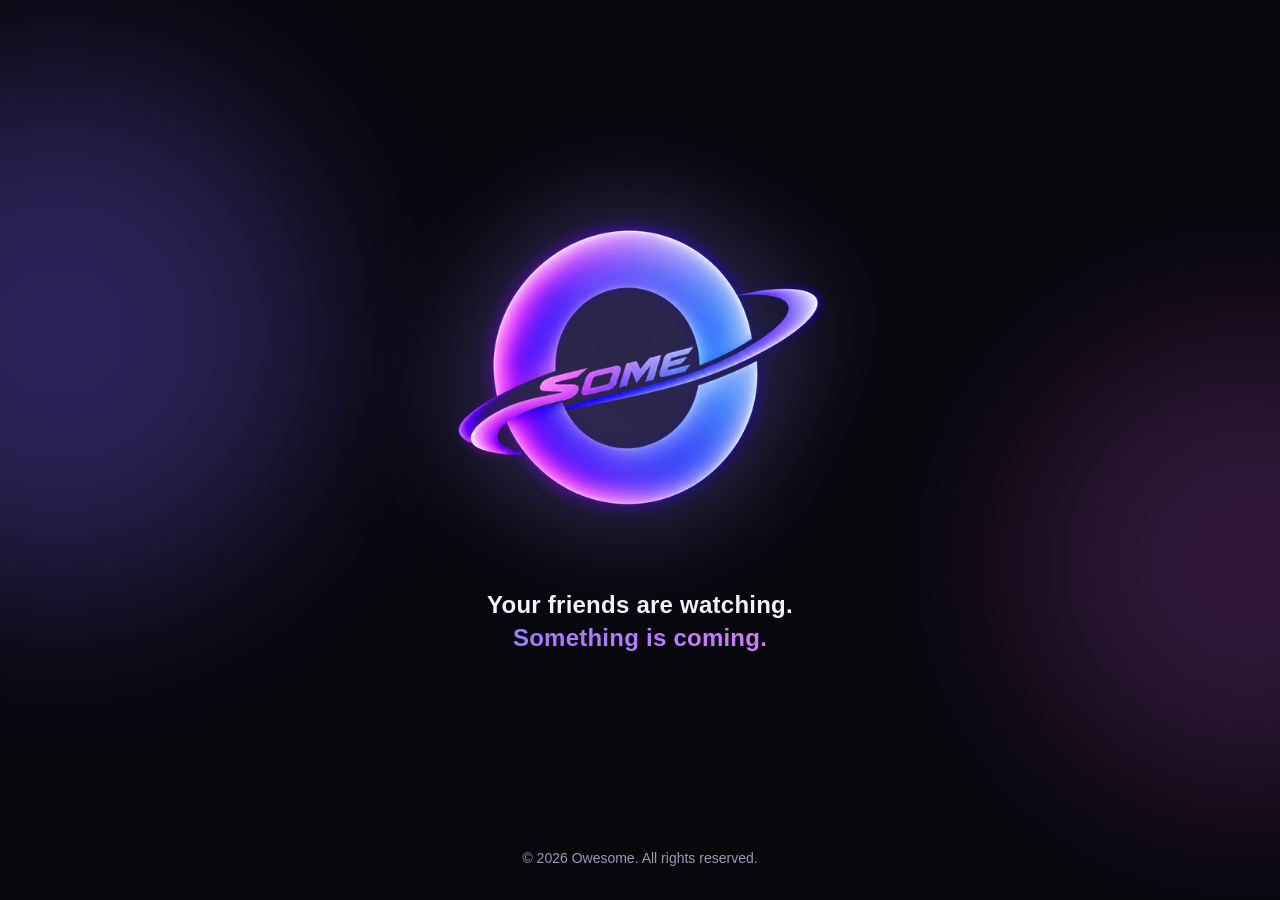
<file: index.html>
<!doctype html>
<html lang="en">
<head>
<meta charset="utf-8">
<meta name="viewport" content="width=device-width, initial-scale=1">
<title>Owesome</title>
<meta name="description" content="Something is coming.">
<meta name="theme-color" content="#07070c">
<meta name="color-scheme" content="dark">
<link rel="icon" type="image/png" href="[data-uri]">
<style>
:root{--bg:#07070c;--text:#f4f3fa;--muted:#9c9ab4;--a:#6c55e0;--b:#8f7cff;--line:#262633}
*{box-sizing:border-box;margin:0;padding:0}
html{background:#07070c}html,body{height:100%}
body{background:var(--bg);color:var(--text);font-family:-apple-system,BlinkMacSystemFont,"Segoe UI",Inter,Roboto,Helvetica,Arial,sans-serif;-webkit-font-smoothing:antialiased;display:flex;flex-direction:column;min-height:100vh;overflow-x:hidden;position:relative}
.glows{position:absolute;inset:0;overflow:hidden;pointer-events:none;z-index:0}
.glow{position:absolute;border-radius:50%;filter:blur(90px);pointer-events:none;z-index:0}
.g1{width:520px;height:520px;background:#6c55e0;opacity:.35;top:8%;left:-200px;animation:drift 14s ease-in-out infinite alternate}
.g2{width:460px;height:460px;background:#c34fd8;opacity:.22;bottom:12%;right:-200px;animation:drift 17s ease-in-out infinite alternate-reverse}
@keyframes drift{to{transform:translate(60px,40px) scale(1.12)}}
main{flex:1;display:grid;place-items:center;text-align:center;padding:48px 22px;position:relative;z-index:1}
.logo{width:clamp(240px,58vw,400px);height:auto;margin-bottom:18px;filter:drop-shadow(0 0 60px rgba(143,124,255,.55));animation:beat 2.4s ease-in-out infinite}
@keyframes beat{0%,100%{transform:scale(.96);filter:drop-shadow(0 0 40px rgba(143,124,255,.35))}50%{transform:scale(1.05);filter:drop-shadow(0 0 85px rgba(190,120,255,.8))}}
h1{font-size:clamp(16px,3.6vw,24px);line-height:1.35;letter-spacing:.01em;font-weight:600}
h1 span{display:block;padding-bottom:.1em;background:linear-gradient(90deg,var(--b),#e07bff);-webkit-background-clip:text;background-clip:text;color:transparent}
.lead{color:var(--muted);font-size:clamp(16px,2.6vw,20px);margin:22px auto 30px;max-width:460px;line-height:1.5}
.pill{display:inline-flex;align-items:center;gap:10px;padding:12px 22px;border-radius:999px;background:rgba(20,20,28,.7);border:1px solid var(--line);backdrop-filter:blur(8px);font-weight:600;font-size:15px;color:#d9d6f2;letter-spacing:.02em}
.dot{width:9px;height:9px;border-radius:50%;background:var(--b);box-shadow:0 0 0 0 rgba(143,124,255,.7);animation:pulse 2s infinite}
@keyframes pulse{70%{box-shadow:0 0 0 12px rgba(143,124,255,0)}100%{box-shadow:0 0 0 0 rgba(143,124,255,0)}}
footer{position:relative;z-index:1;padding:26px 22px 34px;color:var(--muted);font-size:14px;display:flex;flex-wrap:wrap;gap:12px 28px;justify-content:center;align-items:center;}
footer .links{display:flex;gap:22px;flex-wrap:wrap;justify-content:center}
footer a{color:var(--muted);text-decoration:none}footer a:hover{color:var(--text)}
@media (prefers-reduced-motion:reduce){*{animation:none!important}}
</style>
</head>
<body>
<div class="glows"><div class="glow g1"></div><div class="glow g2"></div></div>
<main>
  <div>
    <img class="logo" src="[data-uri]" alt="Owesome logo">
    <h1>Your friends are watching.<span>Something is coming.</span></h1>
  </div>
</main>
<footer>
  <div>&copy; 2026 Owesome. All rights reserved.</div>
</footer>
</body>
</html>
</file>
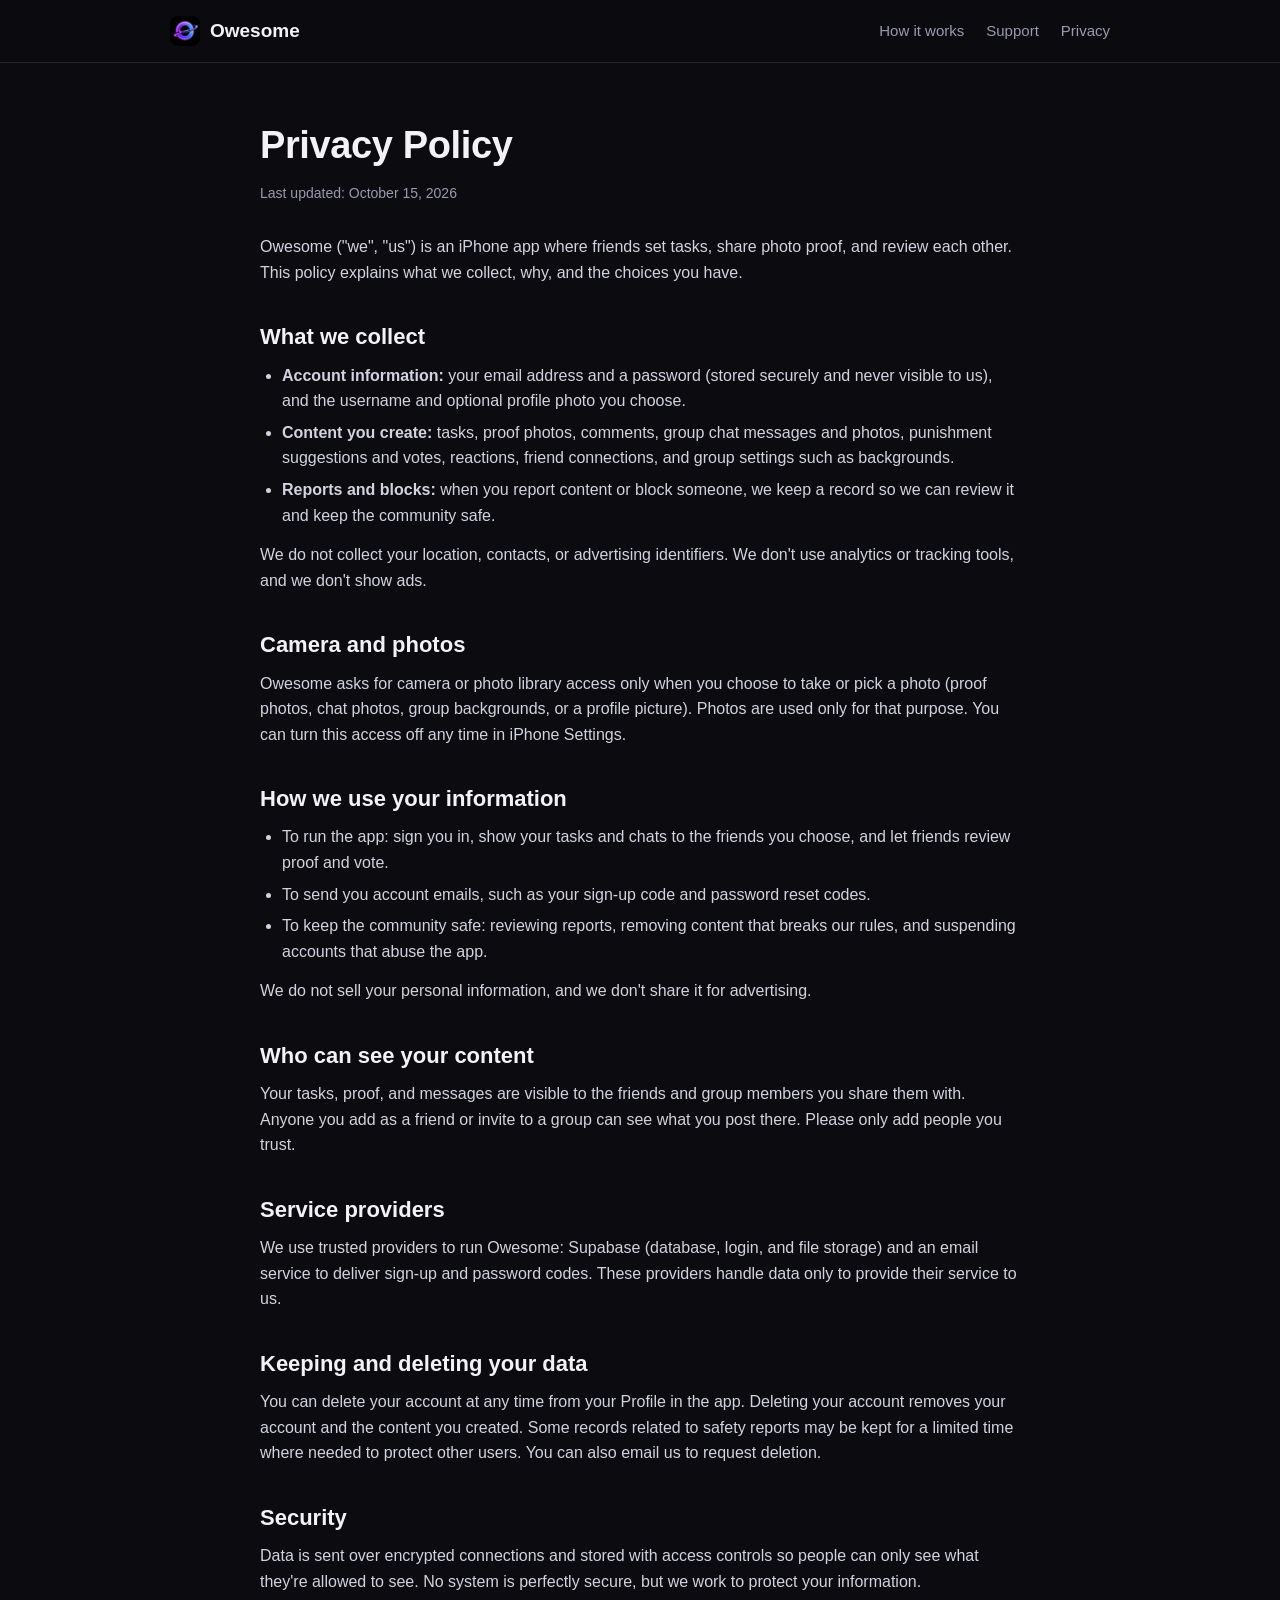
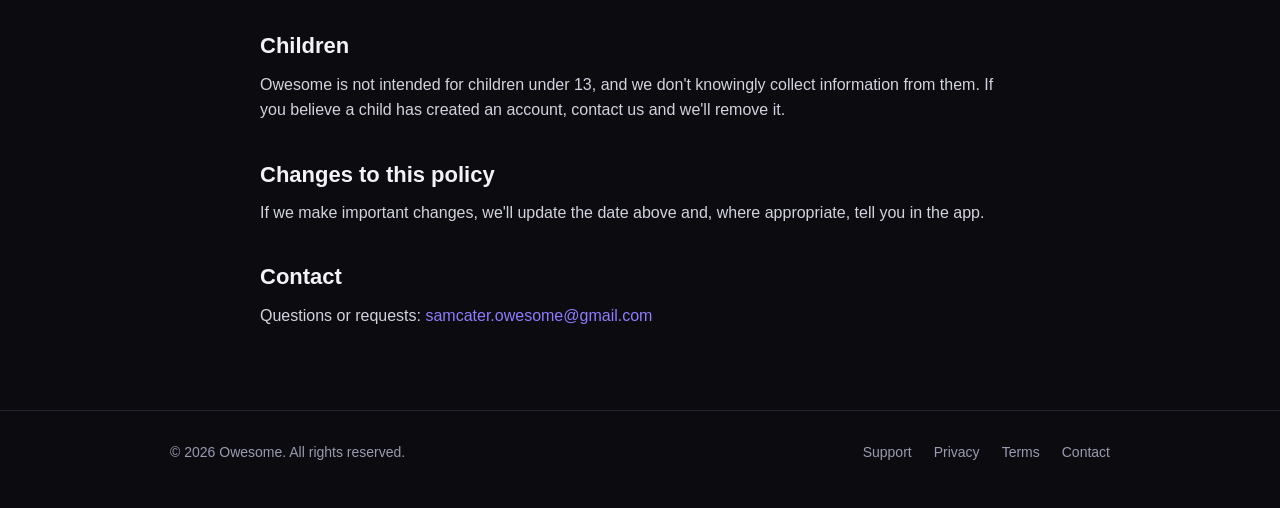
<file: privacy.html>
<!doctype html>
<html lang="en">
<head>
<meta charset="utf-8">
<meta name="viewport" content="width=device-width, initial-scale=1">
<title>Owesome Privacy Policy</title>
<meta name="description" content="How Owesome collects, uses, and protects your information.">
<link rel="icon" type="image/png" href="assets/favicon.png">
<link rel="stylesheet" href="style.css">
</head>
<body>
<header class="nav"><div class="wrap">
  <a class="brand" href="index.html"><img src="assets/favicon.png" alt="">Owesome</a>
  <nav><a class="hide-sm" href="index.html#how">How it works</a><a href="support.html">Support</a><a href="privacy.html">Privacy</a></nav>
</div></header>
<main class="wrap doc">
  <h1>Privacy Policy</h1>
  <p class="updated">Last updated: October 15, 2026</p>
  <p>Owesome ("we", "us") is an iPhone app where friends set tasks, share photo proof, and review each other. This policy explains what we collect, why, and the choices you have.</p>

  <h2>What we collect</h2>
  <ul>
    <li><strong>Account information:</strong> your email address and a password (stored securely and never visible to us), and the username and optional profile photo you choose.</li>
    <li><strong>Content you create:</strong> tasks, proof photos, comments, group chat messages and photos, punishment suggestions and votes, reactions, friend connections, and group settings such as backgrounds.</li>
    <li><strong>Reports and blocks:</strong> when you report content or block someone, we keep a record so we can review it and keep the community safe.</li>
  </ul>
  <p>We do not collect your location, contacts, or advertising identifiers. We don't use analytics or tracking tools, and we don't show ads.</p>

  <h2>Camera and photos</h2>
  <p>Owesome asks for camera or photo library access only when you choose to take or pick a photo (proof photos, chat photos, group backgrounds, or a profile picture). Photos are used only for that purpose. You can turn this access off any time in iPhone Settings.</p>

  <h2>How we use your information</h2>
  <ul>
    <li>To run the app: sign you in, show your tasks and chats to the friends you choose, and let friends review proof and vote.</li>
    <li>To send you account emails, such as your sign-up code and password reset codes.</li>
    <li>To keep the community safe: reviewing reports, removing content that breaks our rules, and suspending accounts that abuse the app.</li>
  </ul>
  <p>We do not sell your personal information, and we don't share it for advertising.</p>

  <h2>Who can see your content</h2>
  <p>Your tasks, proof, and messages are visible to the friends and group members you share them with. Anyone you add as a friend or invite to a group can see what you post there. Please only add people you trust.</p>

  <h2>Service providers</h2>
  <p>We use trusted providers to run Owesome: Supabase (database, login, and file storage) and an email service to deliver sign-up and password codes. These providers handle data only to provide their service to us.</p>

  <h2>Keeping and deleting your data</h2>
  <p>You can delete your account at any time from your Profile in the app. Deleting your account removes your account and the content you created. Some records related to safety reports may be kept for a limited time where needed to protect other users. You can also email us to request deletion.</p>

  <h2>Security</h2>
  <p>Data is sent over encrypted connections and stored with access controls so people can only see what they're allowed to see. No system is perfectly secure, but we work to protect your information.</p>

  <h2>Children</h2>
  <p>Owesome is not intended for children under 13, and we don't knowingly collect information from them. If you believe a child has created an account, contact us and we'll remove it.</p>

  <h2>Changes to this policy</h2>
  <p>If we make important changes, we'll update the date above and, where appropriate, tell you in the app.</p>

  <h2>Contact</h2>
  <p>Questions or requests: <a href="mailto:samcater.owesome@gmail.com">samcater.owesome@gmail.com</a></p>
</main>
<footer><div class="wrap">
  <div>&copy; 2026 Owesome. All rights reserved.</div>
  <div class="links"><a href="support.html">Support</a><a href="privacy.html">Privacy</a><a href="terms.html">Terms</a><a href="mailto:samcater.owesome@gmail.com">Contact</a></div>
</div></footer>
</body>
</html>
</file>
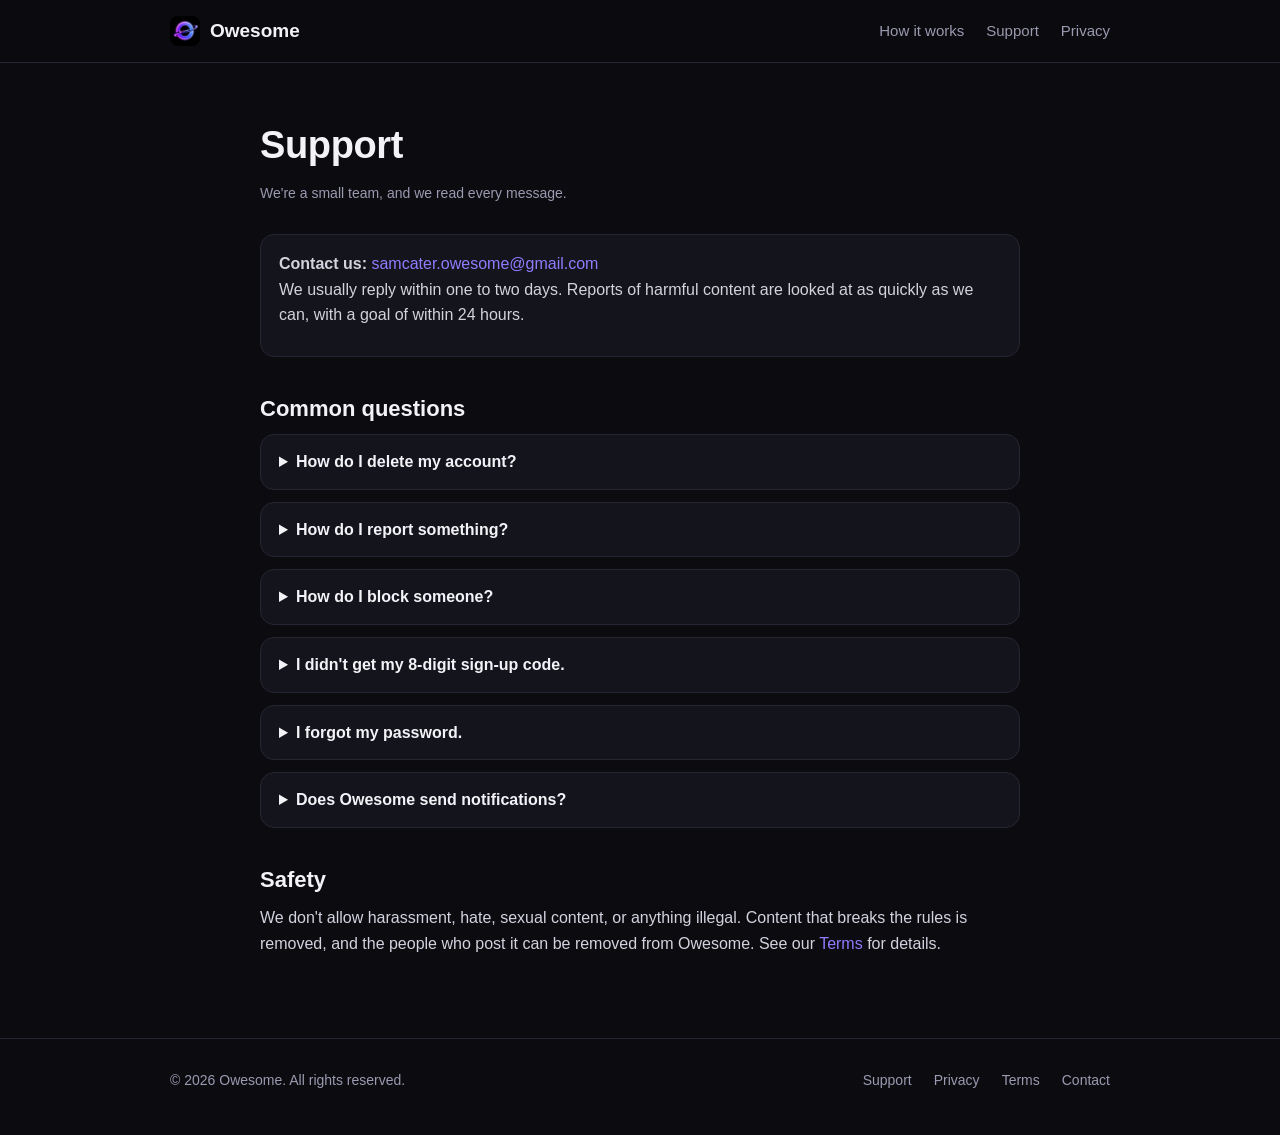
<file: support.html>
<!doctype html>
<html lang="en">
<head>
<meta charset="utf-8">
<meta name="viewport" content="width=device-width, initial-scale=1">
<title>Owesome Support</title>
<meta name="description" content="Help and contact for Owesome.">
<link rel="icon" type="image/png" href="assets/favicon.png">
<link rel="stylesheet" href="style.css">
</head>
<body>
<header class="nav"><div class="wrap">
  <a class="brand" href="index.html"><img src="assets/favicon.png" alt="">Owesome</a>
  <nav><a class="hide-sm" href="index.html#how">How it works</a><a href="support.html">Support</a><a href="privacy.html">Privacy</a></nav>
</div></header>
<main class="wrap doc">
  <h1>Support</h1>
  <p class="updated">We're a small team, and we read every message.</p>
  <div class="note"><p><strong>Contact us:</strong> <a href="mailto:samcater.owesome@gmail.com">samcater.owesome@gmail.com</a><br>We usually reply within one to two days. Reports of harmful content are looked at as quickly as we can, with a goal of within 24 hours.</p></div>

  <h2>Common questions</h2>
  <details><summary>How do I delete my account?</summary><p>Open the app, go to your Profile, and choose Delete account. This permanently removes your account and your content. If you can't get into the app, email us from the address you signed up with and we'll do it for you.</p></details>
  <details><summary>How do I report something?</summary><p>On a task, tap the "Report this task" link below the review buttons. In a group, open the group menu and tap "Report this group". You can also email us with details. Reports are reviewed by a person.</p></details>
  <details><summary>How do I block someone?</summary><p>Open the person's profile and choose Block. They won't be able to see your content or interact with you.</p></details>
  <details><summary>I didn't get my 8-digit sign-up code.</summary><p>Check your spam or junk folder, then tap resend in the app. Codes expire after a short time, so use the newest one. Still nothing? Email us.</p></details>
  <details><summary>I forgot my password.</summary><p>Tap "Forgot password?" on the login screen and follow the steps. A code will be sent to your email.</p></details>
  <details><summary>Does Owesome send notifications?</summary><p>Not yet. Open the app to see new tasks, reviews, and messages.</p></details>

  <h2>Safety</h2>
  <p>We don't allow harassment, hate, sexual content, or anything illegal. Content that breaks the rules is removed, and the people who post it can be removed from Owesome. See our <a href="terms.html">Terms</a> for details.</p>
</main>
<footer><div class="wrap">
  <div>&copy; 2026 Owesome. All rights reserved.</div>
  <div class="links"><a href="support.html">Support</a><a href="privacy.html">Privacy</a><a href="terms.html">Terms</a><a href="mailto:samcater.owesome@gmail.com">Contact</a></div>
</div></footer>
</body>
</html>
</file>
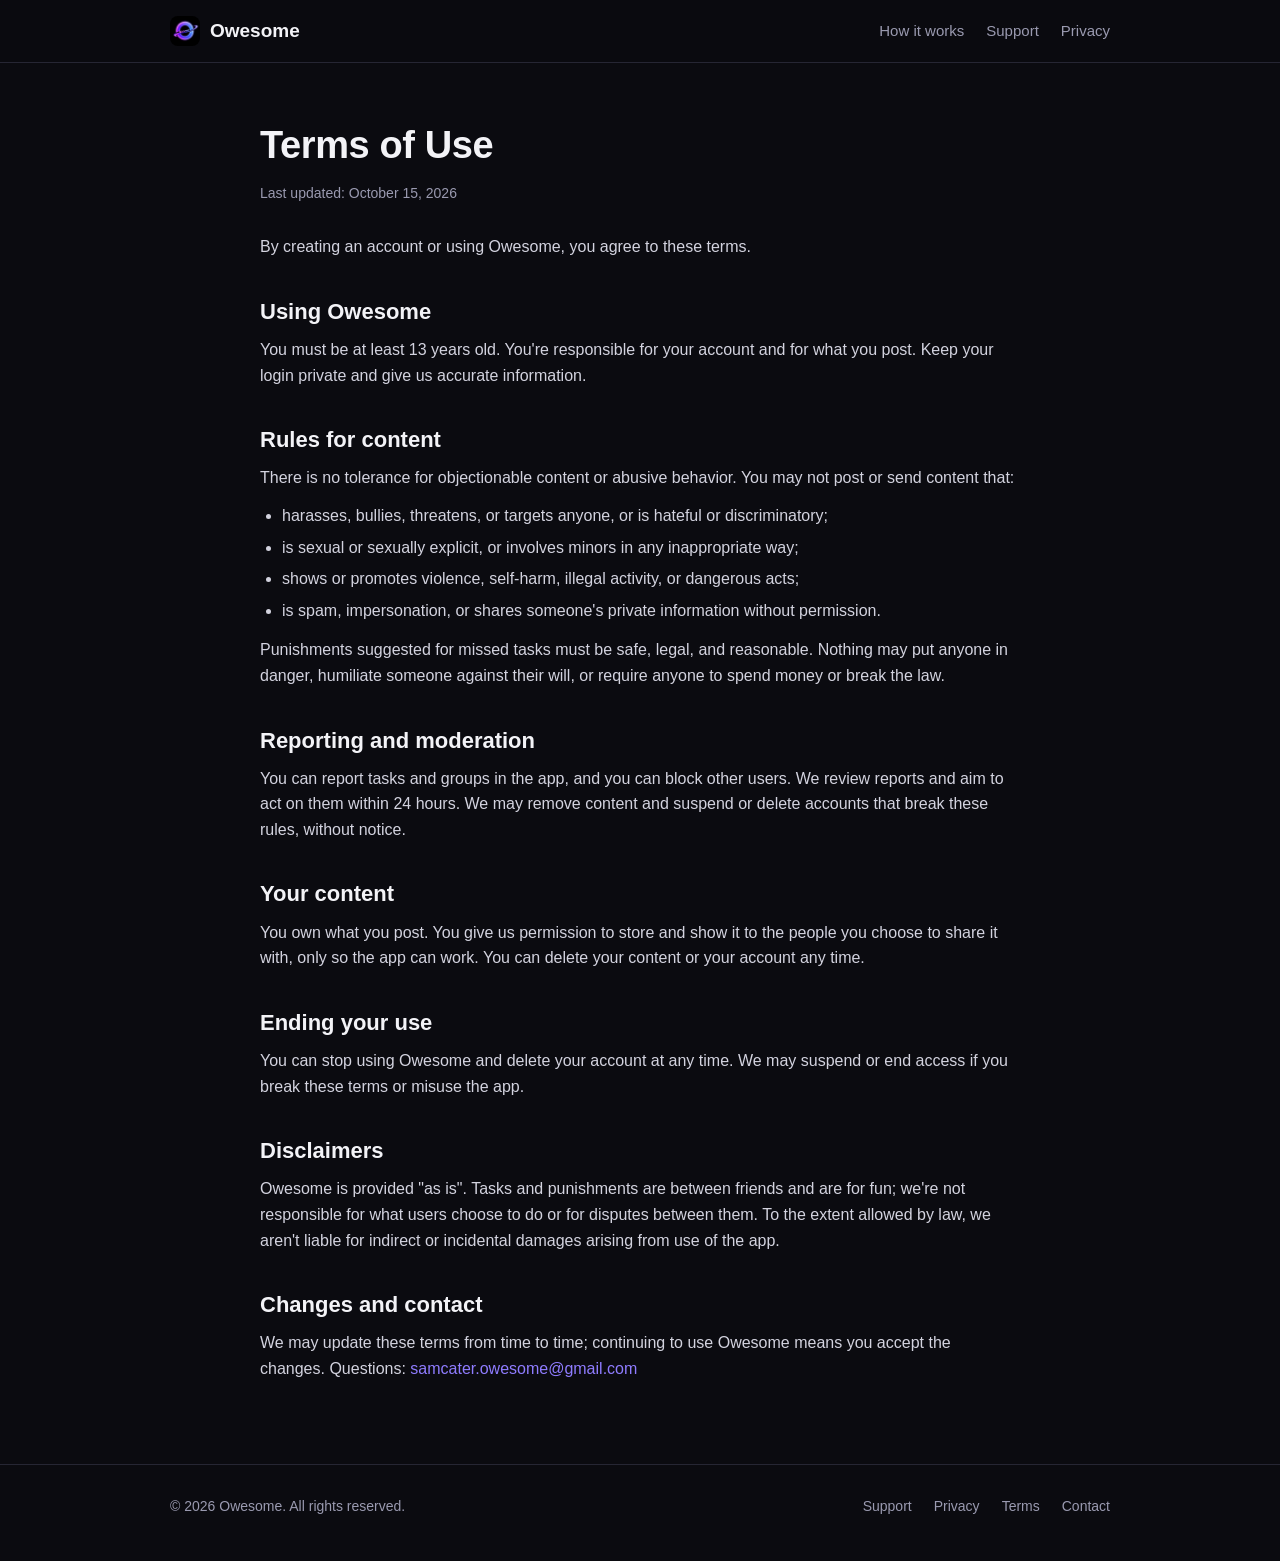
<file: terms.html>
<!doctype html>
<html lang="en">
<head>
<meta charset="utf-8">
<meta name="viewport" content="width=device-width, initial-scale=1">
<title>Owesome Terms of Use</title>
<meta name="description" content="The rules for using Owesome.">
<link rel="icon" type="image/png" href="assets/favicon.png">
<link rel="stylesheet" href="style.css">
</head>
<body>
<header class="nav"><div class="wrap">
  <a class="brand" href="index.html"><img src="assets/favicon.png" alt="">Owesome</a>
  <nav><a class="hide-sm" href="index.html#how">How it works</a><a href="support.html">Support</a><a href="privacy.html">Privacy</a></nav>
</div></header>
<main class="wrap doc">
  <h1>Terms of Use</h1>
  <p class="updated">Last updated: October 15, 2026</p>
  <p>By creating an account or using Owesome, you agree to these terms.</p>

  <h2>Using Owesome</h2>
  <p>You must be at least 13 years old. You're responsible for your account and for what you post. Keep your login private and give us accurate information.</p>

  <h2>Rules for content</h2>
  <p>There is no tolerance for objectionable content or abusive behavior. You may not post or send content that:</p>
  <ul>
    <li>harasses, bullies, threatens, or targets anyone, or is hateful or discriminatory;</li>
    <li>is sexual or sexually explicit, or involves minors in any inappropriate way;</li>
    <li>shows or promotes violence, self-harm, illegal activity, or dangerous acts;</li>
    <li>is spam, impersonation, or shares someone's private information without permission.</li>
  </ul>
  <p>Punishments suggested for missed tasks must be safe, legal, and reasonable. Nothing may put anyone in danger, humiliate someone against their will, or require anyone to spend money or break the law.</p>

  <h2>Reporting and moderation</h2>
  <p>You can report tasks and groups in the app, and you can block other users. We review reports and aim to act on them within 24 hours. We may remove content and suspend or delete accounts that break these rules, without notice.</p>

  <h2>Your content</h2>
  <p>You own what you post. You give us permission to store and show it to the people you choose to share it with, only so the app can work. You can delete your content or your account any time.</p>

  <h2>Ending your use</h2>
  <p>You can stop using Owesome and delete your account at any time. We may suspend or end access if you break these terms or misuse the app.</p>

  <h2>Disclaimers</h2>
  <p>Owesome is provided "as is". Tasks and punishments are between friends and are for fun; we're not responsible for what users choose to do or for disputes between them. To the extent allowed by law, we aren't liable for indirect or incidental damages arising from use of the app.</p>

  <h2>Changes and contact</h2>
  <p>We may update these terms from time to time; continuing to use Owesome means you accept the changes. Questions: <a href="mailto:samcater.owesome@gmail.com">samcater.owesome@gmail.com</a></p>
</main>
<footer><div class="wrap">
  <div>&copy; 2026 Owesome. All rights reserved.</div>
  <div class="links"><a href="support.html">Support</a><a href="privacy.html">Privacy</a><a href="terms.html">Terms</a><a href="mailto:samcater.owesome@gmail.com">Contact</a></div>
</div></footer>
</body>
</html>
</file>
<file: style.css>
:root {
  --bg: #0b0b10;
  --card: #14141c;
  --border: #25253300;
  --line: #262633;
  --text: #f3f3f7;
  --muted: #9a9ab0;
  --accent: #6c55e0;
  --accent-2: #8f7cff;
}
* { box-sizing: border-box; margin: 0; padding: 0; }
html { scroll-behavior: smooth; }
body {
  background: var(--bg);
  color: var(--text);
  font-family: -apple-system, BlinkMacSystemFont, "Segoe UI", Inter, Roboto, Helvetica, Arial, sans-serif;
  line-height: 1.6;
  -webkit-font-smoothing: antialiased;
}
a { color: var(--accent-2); text-decoration: none; }
a:hover { text-decoration: underline; }
.wrap { max-width: 980px; margin: 0 auto; padding: 0 20px; }

/* nav */
header.nav { position: sticky; top: 0; z-index: 10; background: rgba(11,11,16,.85); backdrop-filter: blur(10px); border-bottom: 1px solid var(--line); }
.nav .wrap { display: flex; align-items: center; justify-content: space-between; height: 62px; }
.brand { display: flex; align-items: center; gap: 10px; color: var(--text); font-weight: 800; font-size: 19px; }
.brand img { width: 30px; height: 30px; border-radius: 8px; }
.brand:hover { text-decoration: none; }
.nav nav { display: flex; gap: 22px; font-size: 15px; }
.nav nav a { color: var(--muted); }
.nav nav a:hover { color: var(--text); text-decoration: none; }

/* hero */
.hero { text-align: center; padding: 96px 0 56px; }
.hero img.mark { width: 112px; height: 112px; margin-bottom: 22px; filter: drop-shadow(0 12px 40px rgba(108,85,224,.45)); }
.hero h1 { font-size: clamp(36px, 7vw, 60px); line-height: 1.08; letter-spacing: -0.02em; font-weight: 800; }
.hero h1 span { color: var(--accent-2); }
.hero p.lead { color: var(--muted); font-size: 19px; max-width: 560px; margin: 18px auto 30px; }
.badge { display: inline-block; padding: 14px 26px; border-radius: 14px; background: var(--accent); color: #fff; font-weight: 700; font-size: 16px; }
.badge.soft { background: var(--card); border: 1px solid var(--line); color: var(--muted); }
.badge:hover { text-decoration: none; filter: brightness(1.08); }

/* sections */
section { padding: 52px 0; }
section h2 { font-size: 30px; letter-spacing: -0.01em; margin-bottom: 8px; }
section p.sub { color: var(--muted); margin-bottom: 28px; max-width: 620px; }
.grid { display: grid; gap: 16px; grid-template-columns: repeat(3, 1fr); }
.card { background: var(--card); border: 1px solid var(--line); border-radius: 18px; padding: 22px; }
.card h3 { font-size: 18px; margin-bottom: 6px; }
.card p { color: var(--muted); font-size: 15px; }
.step-n { width: 32px; height: 32px; border-radius: 50%; background: var(--accent); display: grid; place-items: center; font-weight: 800; margin-bottom: 12px; }
.cta { text-align: center; padding: 64px 0 76px; }
.cta h2 { font-size: 32px; }
.cta p { color: var(--muted); margin: 10px 0 24px; }

/* footer */
footer { border-top: 1px solid var(--line); padding: 30px 0 44px; color: var(--muted); font-size: 14px; }
footer .wrap { display: flex; flex-wrap: wrap; gap: 14px 28px; justify-content: space-between; align-items: center; }
footer .links { display: flex; gap: 22px; flex-wrap: wrap; }
footer a { color: var(--muted); }
footer a:hover { color: var(--text); text-decoration: none; }

/* document pages */
.doc { padding: 52px 0 70px; max-width: 760px; }
.doc h1 { font-size: 38px; letter-spacing: -0.01em; margin-bottom: 6px; }
.doc .updated { color: var(--muted); font-size: 14px; margin-bottom: 30px; }
.doc h2 { font-size: 22px; margin: 34px 0 8px; }
.doc p, .doc li { color: #d3d3df; font-size: 16px; }
.doc p { margin-bottom: 12px; }
.doc ul { margin: 0 0 14px 22px; }
.doc li { margin-bottom: 6px; }
.doc .note { background: var(--card); border: 1px solid var(--line); border-radius: 14px; padding: 16px 18px; margin: 18px 0; }
details { background: var(--card); border: 1px solid var(--line); border-radius: 14px; padding: 14px 18px; margin-bottom: 12px; }
summary { cursor: pointer; font-weight: 600; }
details p { margin-top: 10px; color: var(--muted); }

@media (max-width: 720px) {
  .grid { grid-template-columns: 1fr; }
  .hero { padding: 56px 0 36px; }
  .nav nav { gap: 14px; font-size: 14px; }
  .nav nav .hide-sm { display: none; }
}
</file>
